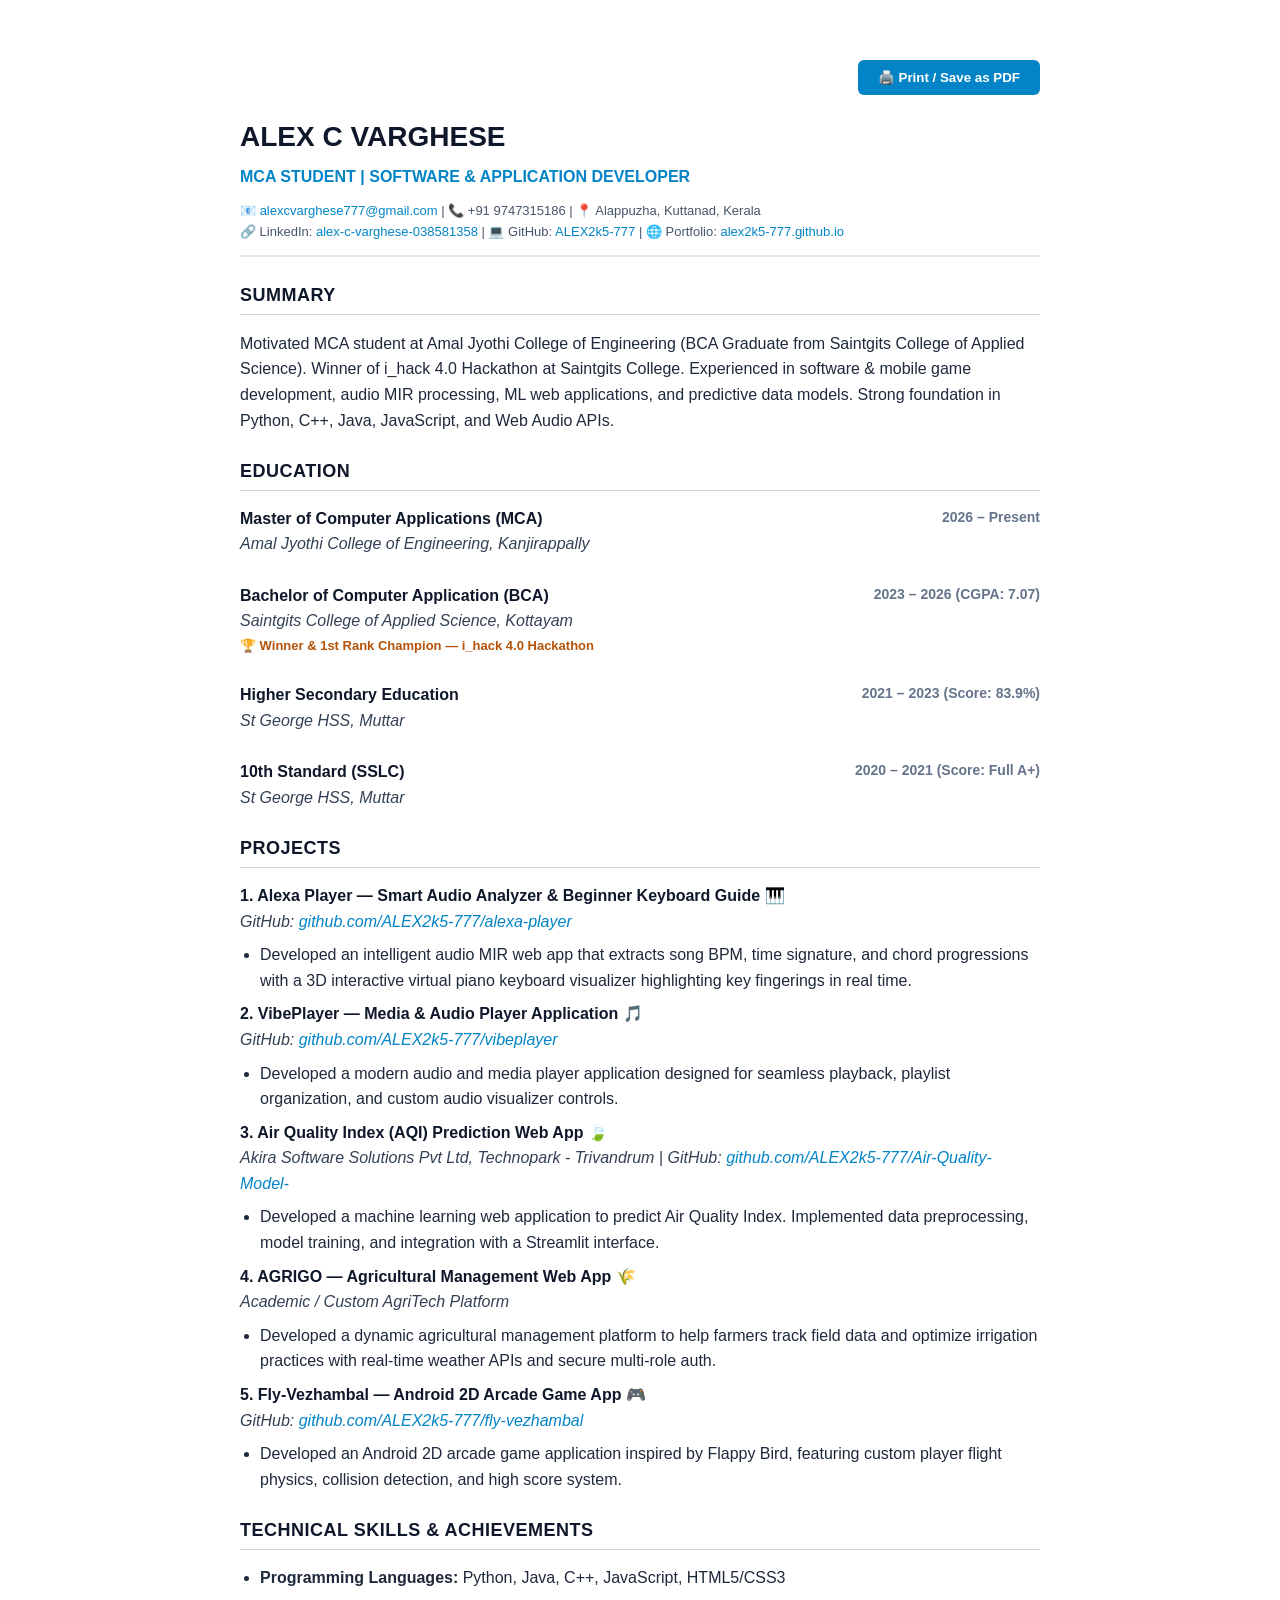
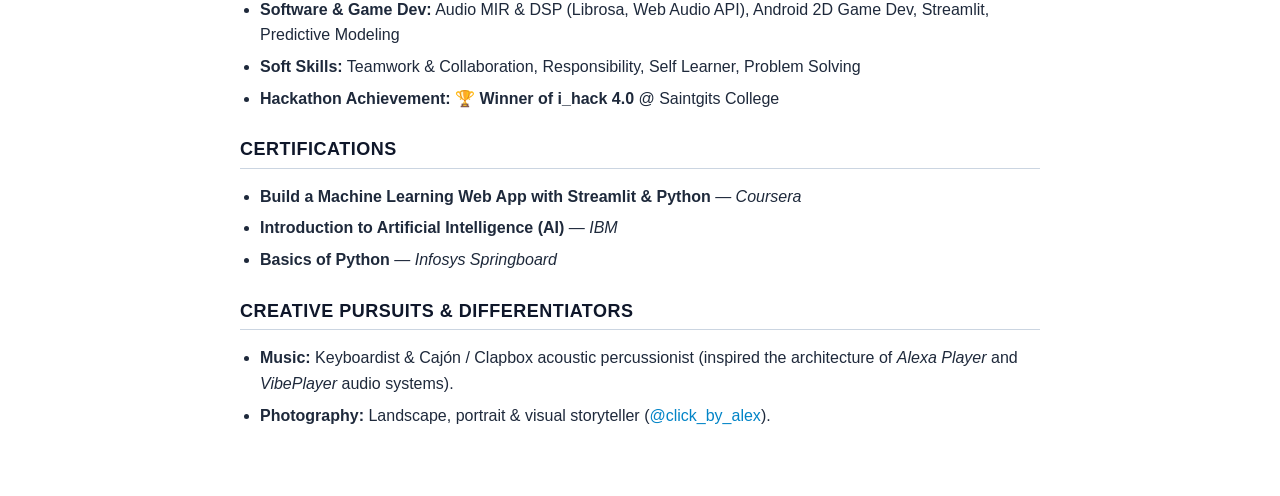
<file: Alex_C_Varghese_Resume.html>
<!DOCTYPE html>
<html lang="en">
<head>
  <meta charset="UTF-8">
  <title>Alex C Varghese - Resume</title>
  <style>
    body { font-family: 'Segoe UI', Tahoma, Geneva, Verdana, sans-serif; line-height: 1.6; color: #1e293b; max-width: 800px; margin: 40px auto; padding: 20px; background: #fff; }
    h1 { color: #0f172a; margin-bottom: 4px; font-size: 28px; }
    .subtitle { color: #0284c7; font-weight: 600; font-size: 16px; margin-bottom: 12px; }
    .contact-info { font-size: 13px; color: #475569; border-bottom: 2px solid #e2e8f0; padding-bottom: 12px; margin-bottom: 20px; }
    a { color: #0284c7; text-decoration: none; }
    h2 { color: #0f172a; border-bottom: 1px solid #cbd5e1; padding-bottom: 4px; margin-top: 24px; font-size: 18px; text-transform: uppercase; letter-spacing: 0.5px; }
    ul { padding-left: 20px; margin: 8px 0; }
    li { margin-bottom: 6px; }
    .job-title { font-weight: bold; color: #0f172a; }
    .institution { font-style: italic; color: #334155; }
    .date { float: right; color: #64748b; font-size: 14px; font-weight: 600; }
    .award { color: #b45309; font-weight: bold; font-size: 13px; margin-top: 2px; }
    @media print {
      body { margin: 0; padding: 0; }
      .no-print { display: none; }
    }
  </style>
</head>
<body>
  <div class="no-print" style="text-align: right; margin-bottom: 20px;">
    <button onclick="window.print()" style="background: #0284c7; color: white; border: none; padding: 10px 20px; border-radius: 6px; cursor: pointer; font-weight: bold;">
      🖨️ Print / Save as PDF
    </button>
  </div>

  <h1>ALEX C VARGHESE</h1>
  <div class="subtitle">MCA STUDENT | SOFTWARE & APPLICATION DEVELOPER</div>
  <div class="contact-info">
    📧 <a href="mailto:alexcvarghese777@gmail.com">alexcvarghese777@gmail.com</a> | 📞 +91 9747315186 | 📍 Alappuzha, Kuttanad, Kerala<br>
    🔗 LinkedIn: <a href="https://www.linkedin.com/in/alex-c-varghese-038581358/" target="_blank">alex-c-varghese-038581358</a> | 
    💻 GitHub: <a href="https://github.com/ALEX2k5-777" target="_blank">ALEX2k5-777</a> | 
    🌐 Portfolio: <a href="https://alex2k5-777.github.io" target="_blank">alex2k5-777.github.io</a>
  </div>

  <h2>Summary</h2>
  <p>
    Motivated MCA student at Amal Jyothi College of Engineering (BCA Graduate from Saintgits College of Applied Science). Winner of i_hack 4.0 Hackathon at Saintgits College. Experienced in software & mobile game development, audio MIR processing, ML web applications, and predictive data models. Strong foundation in Python, C++, Java, JavaScript, and Web Audio APIs.
  </p>

  <h2>Education</h2>
  <div>
    <span class="date">2026 – Present</span>
    <div class="job-title">Master of Computer Applications (MCA)</div>
    <div class="institution">Amal Jyothi College of Engineering, Kanjirappally</div>
  </div>
  <br>
  <div>
    <span class="date">2023 – 2026 (CGPA: 7.07)</span>
    <div class="job-title">Bachelor of Computer Application (BCA)</div>
    <div class="institution">Saintgits College of Applied Science, Kottayam</div>
    <div class="award">🏆 Winner & 1st Rank Champion — i_hack 4.0 Hackathon</div>
  </div>
  <br>
  <div>
    <span class="date">2021 – 2023 (Score: 83.9%)</span>
    <div class="job-title">Higher Secondary Education</div>
    <div class="institution">St George HSS, Muttar</div>
  </div>
  <br>
  <div>
    <span class="date">2020 – 2021 (Score: Full A+)</span>
    <div class="job-title">10th Standard (SSLC)</div>
    <div class="institution">St George HSS, Muttar</div>
  </div>

  <h2>Projects</h2>
  <div>
    <div class="job-title">1. Alexa Player — Smart Audio Analyzer & Beginner Keyboard Guide 🎹</div>
    <div class="institution">GitHub: <a href="https://github.com/ALEX2k5-777/alexa-player" target="_blank">github.com/ALEX2k5-777/alexa-player</a></div>
    <ul>
      <li>Developed an intelligent audio MIR web app that extracts song BPM, time signature, and chord progressions with a 3D interactive virtual piano keyboard visualizer highlighting key fingerings in real time.</li>
    </ul>
  </div>
  <div>
    <div class="job-title">2. VibePlayer — Media & Audio Player Application 🎵</div>
    <div class="institution">GitHub: <a href="https://github.com/ALEX2k5-777/vibeplayer" target="_blank">github.com/ALEX2k5-777/vibeplayer</a></div>
    <ul>
      <li>Developed a modern audio and media player application designed for seamless playback, playlist organization, and custom audio visualizer controls.</li>
    </ul>
  </div>
  <div>
    <div class="job-title">3. Air Quality Index (AQI) Prediction Web App 🍃</div>
    <div class="institution">Akira Software Solutions Pvt Ltd, Technopark - Trivandrum | GitHub: <a href="https://github.com/ALEX2k5-777/Air-Quality-Model-" target="_blank">github.com/ALEX2k5-777/Air-Quality-Model-</a></div>
    <ul>
      <li>Developed a machine learning web application to predict Air Quality Index. Implemented data preprocessing, model training, and integration with a Streamlit interface.</li>
    </ul>
  </div>
  <div>
    <div class="job-title">4. AGRIGO — Agricultural Management Web App 🌾</div>
    <div class="institution">Academic / Custom AgriTech Platform</div>
    <ul>
      <li>Developed a dynamic agricultural management platform to help farmers track field data and optimize irrigation practices with real-time weather APIs and secure multi-role auth.</li>
    </ul>
  </div>
  <div>
    <div class="job-title">5. Fly-Vezhambal — Android 2D Arcade Game App 🎮</div>
    <div class="institution">GitHub: <a href="https://github.com/ALEX2k5-777/fly-vezhambal" target="_blank">github.com/ALEX2k5-777/fly-vezhambal</a></div>
    <ul>
      <li>Developed an Android 2D arcade game application inspired by Flappy Bird, featuring custom player flight physics, collision detection, and high score system.</li>
    </ul>
  </div>

  <h2>Technical Skills & Achievements</h2>
  <ul>
    <li><b>Programming Languages:</b> Python, Java, C++, JavaScript, HTML5/CSS3</li>
    <li><b>Software & Game Dev:</b> Audio MIR & DSP (Librosa, Web Audio API), Android 2D Game Dev, Streamlit, Predictive Modeling</li>
    <li><b>Soft Skills:</b> Teamwork & Collaboration, Responsibility, Self Learner, Problem Solving</li>
    <li><b>Hackathon Achievement:</b> 🏆 <b>Winner of i_hack 4.0</b> @ Saintgits College</li>
  </ul>

  <h2>Certifications</h2>
  <ul>
    <li><b>Build a Machine Learning Web App with Streamlit & Python</b> — <i>Coursera</i></li>
    <li><b>Introduction to Artificial Intelligence (AI)</b> — <i>IBM</i></li>
    <li><b>Basics of Python</b> — <i>Infosys Springboard</i></li>
  </ul>

  <h2>Creative Pursuits & Differentiators</h2>
  <ul>
    <li><b>Music:</b> Keyboardist & Cajón / Clapbox acoustic percussionist (inspired the architecture of <i>Alexa Player</i> and <i>VibePlayer</i> audio systems).</li>
    <li><b>Photography:</b> Landscape, portrait & visual storyteller (<a href="https://www.instagram.com/click_by_alex/" target="_blank">@click_by_alex</a>).</li>
  </ul>
</body>
</html>
</file>
